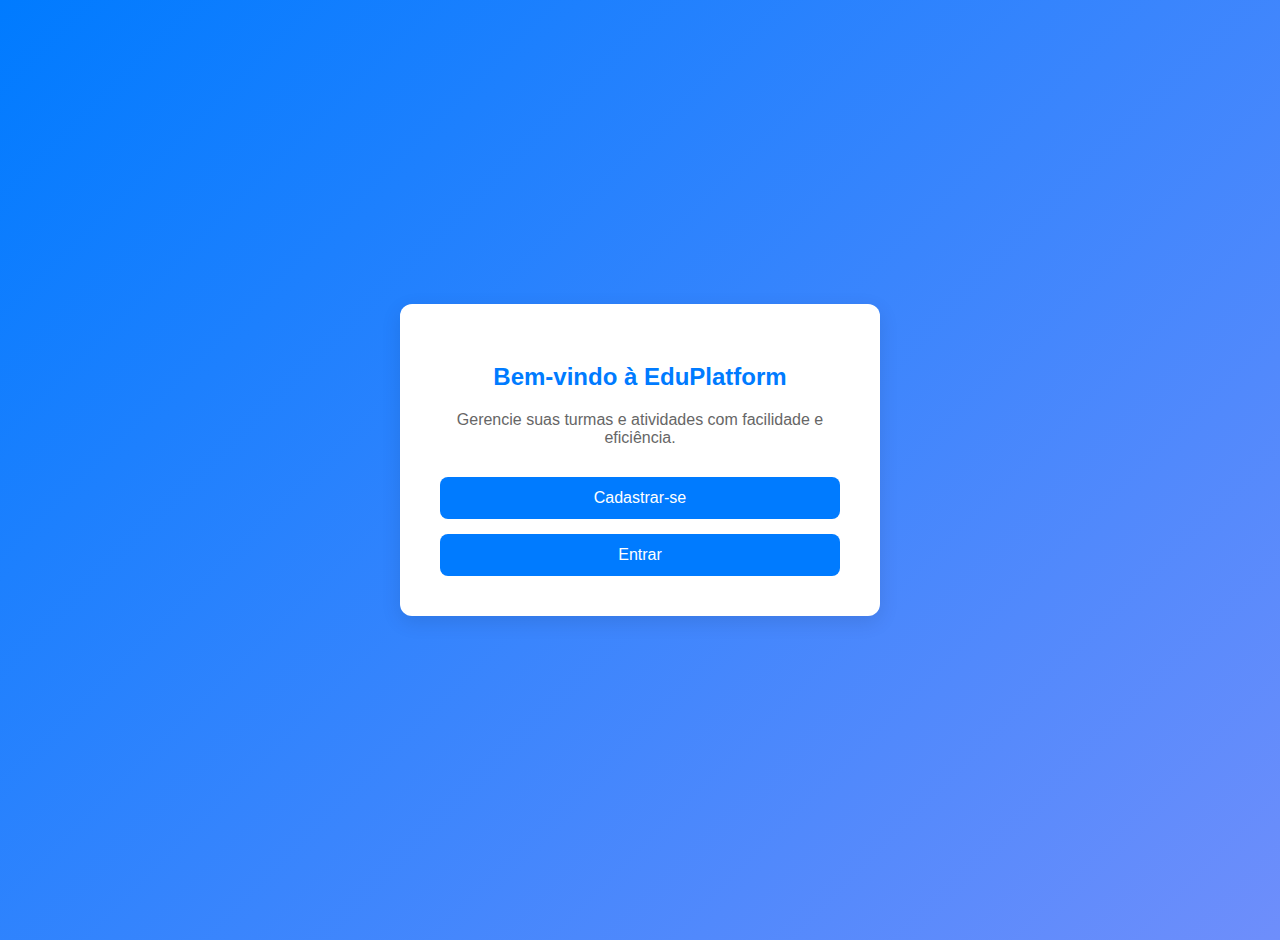
<file: EDUPLATFORM/index.html>
<!DOCTYPE html>
<html lang="pt-BR">
<head>
    <meta charset="UTF-8">
    <meta name="viewport" content="width=device-width, initial-scale=1.0">
    <title>EduPlatform - Bem-vindo</title>
    <link rel="stylesheet" href="styles.css">
    <style>
        body {
            margin: 0;
            font-family: 'Segoe UI', Tahoma, Geneva, Verdana, sans-serif;
            display: flex;
            justify-content: center;
            align-items: center;
            height: 100vh; 
            background: linear-gradient(135deg, #007bff, #6e8efb);
            padding: 20px;
        }
        .container {
            background-color: white;
            border-radius: 12px;
            box-shadow: 0 6px 20px rgba(0, 0, 0, 0.1);
            padding: 40px;
            width: 400px;
            text-align: center;
            transition: transform 0.3s, box-shadow 0.3s;
            margin-bottom: 20px;
        }
        .container:hover {
            transform: scale(1.05);
            box-shadow: 0 8px 25px rgba(0, 0, 0, 0.15);
        }
        h2, h1 {
            color: #007bff;
            margin-bottom: 20px;
        }
        p {
            font-size: 16px;
            color: #666;
            margin-bottom: 30px;
        }
        .buttons {
            display: flex;
            flex-direction: column;
            gap: 15px;
        }
        .buttons button {
            background-color: #007bff;
            color: white;
            padding: 12px;
            border-radius: 8px;
            border: none;
            font-size: 16px;
            cursor: pointer;
            transition: background-color 0.3s, transform 0.3s;
        }
        .buttons button:hover {
            background-color: #0056b3;
            transform: scale(1.03);
        }
        .form-container {
            margin-top: 20px;
            text-align: left;
            display: flex;
            flex-direction: column;
            gap: 15px;
        }
        .form-container input,
        .form-container select {
            width: 100%;
            padding: 12px;
            margin: 5px 0;
            border: 1px solid #ccc;
            border-radius: 5px;
            font-size: 16px;
            transition: border-color 0.3s;
        }
        .form-container input:focus,
        .form-container select:focus {
            border-color: #007bff;
            outline: none;
        }
        .form-container .link {
            display: block;
            margin-top: 15px;
            color: #007bff;
            text-decoration: none;
        }
        .form-container .link:hover {
            text-decoration: underline;
        }
        .hidden {
            display: none;
        }
        .profile {
            background-color: white;
            border-radius: 8px;
            padding: 20px;
            box-shadow: 0 2px 5px rgba(0, 0, 0, 0.1);
            max-width: 400px;
            margin: 20px auto;
        }
        .name {
            font-size: 24px;
            font-weight: bold;
            color: #333;
        }
        .details {
            margin-top: 10px;
            line-height: 1.6;
            font-size: 14px;
            color: #444;
            padding: 10px;
            border-top: 1px solid #eee;
        }
        .profiles-grid {
            display: flex;
            flex-wrap: wrap;
            justify-content: space-between;
        }
        .professors-container {
            width: 600px;
            max-height: 400px;
            overflow-y: auto;
        }
        .profile {
            flex: 1 1 calc(50% - 20px);
            margin: 10px;
        }
        #student-register-container {
            background-color: #f8f9fa; /* Fundo claro */
            border: 2px solid #007bff; /* Borda azul */
        }
        #teacher-register-container {
            background-color: #fff; /* Fundo padrão */
            border: 2px solid #28a745; /* Borda verde */
        }
    </style>
</head>
<body>
    <div id="home-container" class="container">
        <h2>Bem-vindo à EduPlatform</h2>
        <p>Gerencie suas turmas e atividades com facilidade e eficiência.</p>
        <div class="buttons">
            <button onclick="toggleVisibility('home-container', 'register-container')">Cadastrar-se</button>
            <button onclick="toggleVisibility('home-container', 'login-container')">Entrar</button>
        </div>
    </div>

    <div id="login-container" class="container hidden">
        <h2>Login Escolar</h2>
        <form onsubmit="login(event)">
            <div class="form-container">
                <select name="role" required>
                    <option value="" disabled selected>Selecione seu perfil</option>
                    <option value="professor">Professor</option>
                    <option value="aluno">Aluno</option>
                </select>
                <input type="email" placeholder="Email" required>
                <input type="password" placeholder="Senha" required>
                <button type="submit">Entrar</button>
                <a href="#" class="link" onclick="toggleVisibility('login-container', 'register-container')">Não tem uma conta? Cadastre-se</a>
            </div>
        </form>
    </div>

    <div id="register-container" class="container hidden">
        <h2>Cadastro Escolar</h2>
        <p>Selecione seu perfil:</p>
        <div class="buttons">
            <button onclick="toggleVisibility('register-container', 'teacher-register-container')">Professor</button>
            <button onclick="toggleVisibility('register-container', 'student-register-container')">Aluno</button>
        </div>
        <a href="#" class="link" onclick="toggleVisibility('register-container', 'login-container')">Já tem uma conta? Entrar</a>
    </div>

    <div id="teacher-register-container" class="container hidden">
        <h2>Cadastro de Professor</h2>
        <form onsubmit="register(event)">
            <div class="form-container">
                <input type="text" placeholder="Nome" required>
                <input type="email" placeholder="Email" required>
                <input type="text" placeholder="Matéria" required>
                <input type="password" placeholder="Senha" required>
                <input type="password" placeholder="Confirmar Senha" required>
                <input type="text" placeholder="CPF" required>
                <button type="submit">Cadastrar Professor</button>
                <a href="#" class="link" onclick="toggleVisibility('teacher-register-container', 'register-container')">Voltar</a>
            </div>
        </form>
    </div>

    <div id="student-register-container" class="container hidden">
        <h2>Cadastro de Aluno</h2>
        <form onsubmit="registerStudent(event)">
            <div class="form-container">
                <input type="text" id="student-name" placeholder="Nome" required>
                <input type="email" id="student-email" placeholder="Email" required>
                <input type="text" id="student-matricula" placeholder="Matrícula" required>
                <input type="password" id="student-password" placeholder="Senha" required>
                <input type="password" placeholder="Confirmar Senha" required>
                <button type="submit">Cadastrar Aluno</button>
                <a href="#" class="link" onclick="toggleVisibility('student-register-container', 'register-container')">Voltar</a>
            </div>
        </form>
    </div>

    <div id="view-students-container" class="container hidden">
        <h2>Alunos Cadastrados</h2>
        <p>Aqui estão os alunos cadastrados.</p>
        <div id="students-list"></div>
        <div class="buttons">
            <button onclick="toggleVisibility('view-students-container', 'teacher-main-container')">Voltar ao Painel do Professor</button>
        </div>
    </div>

    <div id="student-main-container" class="container hidden">
        <h2>Painel do Aluno</h2>
        <p>Bem-vindo ao painel de controle do aluno.</p>
        <div class="buttons">
            <button>Ver Notas</button>
            <button>Minhas Turmas</button>
            <button>Atividades</button>
            <button onclick="showProfessors()">Ver Professores</button>
            <button onclick="logout()">Sair</button>
        </div>
    </div>

    <div id="teacher-main-container" class="container hidden">
        <h2>Painel do Professor</h2>
        <p>Bem-vindo ao painel de controle do professor.</p>
        <div class="buttons">
            <button onclick="showStudents()">Ver Alunos</button>
            <button>Adicionar Notas</button>
            <button>Adicionar Turmas</button>
            <button>Ver Turmas</button>
            <button>Ver Relatórios</button>
            <button onclick="toggleVisibility('teacher-main-container', 'activity-management-container')">Gerenciar Atividades</button>
            <button onclick="logoutTeacher()">Sair</button>
        </div>
    </div>

    <div id="activity-management-container" class="container hidden">
        <h2>Gerenciar Atividades</h2>
        <form id="activity-form" onsubmit="addActivity(event)">
            <div class="form-container">
                <h3>Adicionar Nova Atividade</h3>
                <input type="text" id="activity-title" placeholder="Título da Atividade" required>
                <input type="date" id="activity-due-date" required>
                <textarea id="activity-description" placeholder="Descrição da Atividade" required></textarea>
                <input type="date" id="activity-post-date" value="${new Date().toISOString().split('T')[0]}" readonly>
                <button type="submit">Adicionar Atividade</button>
                <a href="#" class="link" onclick="toggleVisibility('activity-management-container', 'teacher-main-container')">Voltar</a>
            </div>
        </form>
        <h3>Atividades Cadastradas</h3>
        <ul id="activity-list"></ul>
    </div>

    <div id="professors-container" class="professors-container hidden">
        <h1>Perfis dos Professores</h1>
        <div class="profiles-grid">
            <div class="profile">
                <div class="name">Prof. Carlos Almeida</div>
            <div class="details">
                <p><strong>Matéria:</strong> Matemática</p>
                <p><strong>Experiência:</strong> 8 anos de ensino em diversas escolas.</p>
                <p><strong>Email:</strong> carlos.almeida@email.com</p>
                <p><strong>Descrição:</strong> Adoro desafios matemáticos e gosto de aplicar em atividades práticas.</p>
            </div>
        </div>
        <div class="profile">
            <div class="name">Prof. Maria Oliveira</div>
            <div class="details">
                <p><strong>Matéria:</strong> Português</p>
                <p><strong>Experiência:</strong> 10 anos de ensino em escolas públicas e privadas.</p>
                <p><strong>Email:</strong> maria.oliveira@email.com</p>
                <p><strong>Descrição:</strong> Apaixonada por literatura e por incentivar a leitura entre os alunos.</p>
            </div>
        </div>
        <div class="profile">
            <div class="name">Prof. Ana Santos</div>
            <div class="details">
                <p><strong>Matéria:</strong> Ciências</p>
                <p><strong>Experiência:</strong> 5 anos de experiência em ensino fundamental.</p>
                <p><strong>Email:</strong> ana.santos@email.com</p>
                <p><strong>Descrição:</strong> Foco em educação ambiental e ciências aplicadas.</p>
            </div>
        </div>
        <div class="profile">
            <div class="name">Prof. João Pereira</div>
            <div class="details">
                <p><strong>Matéria:</strong> História</p>
                <p><strong>Experiência:</strong> 12 anos de ensino com foco em história brasileira.</p>
                <p><strong>Email:</strong> joao.pereira@email.com</p>
                <p><strong>Descrição:</strong> Envolvido em projetos de história viva e turismo educacional.</p>
            </div>
        </div>
        <div class="profile">
            <div class="name">Prof. Fernanda Lima</div>
            <div class="details">
                <p><strong>Matéria:</strong> Geografia</p>
                <p><strong>Experiência:</strong> 6 anos de ensino com foco em geografia brasileira e mundial.</p>
                <p><strong>Email:</strong> fernanda.lima@email.com</p>
                <p><strong>Descrição:</strong> Apaixonada por ensinar sobre culturas e ecossistemas diversos.</p>
            </div>
        </div>
        </div>
        <div class="buttons">
            <button onclick="toggleVisibility('professors-container', 'student-main-container')">Voltar</button>
        </div>
    </div>

    <script>
        const students = []; // Array para armazenar dados dos alunos

        function toggleVisibility(hideId, showId) {
            document.getElementById(hideId).classList.add('hidden');
            document.getElementById(showId).classList.remove('hidden');
        }

        function login(event) {
            event.preventDefault();
            const role = document.querySelector('select[name="role"]').value;
            if (role === "professor") {
                toggleVisibility('login-container', 'teacher-main-container');
            } else {
                toggleVisibility('login-container', 'student-main-container');
            }
        }

        function register(event) {
            event.preventDefault();
            toggleVisibility('teacher-register-container', 'view-students-container'); // Redireciona para ver alunos
        }

        function registerStudent(event) {
            event.preventDefault();
            const studentName = document.getElementById('student-name').value;
            const studentEmail = document.getElementById('student-email').value;
            const studentMatricula = document.getElementById('student-matricula').value;
            const studentPassword = document.getElementById('student-password').value;

            const student = {
                name: studentName,
                email: studentEmail,
                matricula: studentMatricula,
                password: studentPassword
            };
            students.push(student);

            alert(`Cadastro de aluno ${studentName} realizado com sucesso!`);
            updateStudentList(); 
            toggleVisibility('student-register-container', 'student-main-container'); // Redireciona para o painel do aluno
        }

        function updateStudentList() {
            const studentListContainer = document.getElementById('students-list');
            studentListContainer.innerHTML = ''; 

            students.forEach(student => {
                const studentProfile = document.createElement('div');
                studentProfile.className = 'profile';
                studentProfile.innerHTML = 
                    `<div class="name">${student.name}</div>
                    <div class="details">
                        <p><strong>Email:</strong> ${student.email}</p>
                        <p><strong>Matrícula:</strong> ${student.matricula}</p>
                    </div>`;
                studentListContainer.appendChild(studentProfile);
            });
        }

        function showStudents() {
            toggleVisibility('teacher-main-container', 'view-students-container');
            updateStudentList(); 
        }

        function logout() {
            toggleVisibility('student-main-container', 'home-container');
        }

        function logoutTeacher() {
            toggleVisibility('teacher-main-container', 'home-container');
        }

        function showProfessors() {
            toggleVisibility('student-main-container', 'professors-container');
        }

        // Funções para gerenciar atividades
        let editingActivity = null;

        function addActivity(event) {
            event.preventDefault();
            const title = document.getElementById('activity-title').value;
            const dueDate = document.getElementById('activity-due-date').value;
            const description = document.getElementById('activity-description').value;
            const postDate = document.getElementById('activity-post-date').value;

            if (editingActivity) {
                editingActivity.querySelector('.activity-title').textContent = title;
                editingActivity.querySelector('.activity-due-date').textContent = `Entrega: ${dueDate}`;
                editingActivity.querySelector('.activity-description').textContent = description;
                editingActivity.querySelector('.activity-post-date').textContent = `Postado em: ${postDate}`;
                editingActivity = null;
            } else {
                const activityList = document.getElementById('activity-list');
                const listItem = document.createElement('li');
                listItem.innerHTML = `
                    <span class="activity-title">${title}</span>
                    <span class="activity-due-date">Entrega: ${dueDate}</span>
                    <span class="activity-description">${description}</span>
                    <span class="activity-post-date">Postado em: ${postDate}</span>
                    <button onclick="editActivity(this)">Editar</button>
                    <button onclick="deleteActivity(this)">Excluir</button>
                `;
                activityList.appendChild(listItem);
            }

            document.getElementById('activity-form').reset();
            document.getElementById('activity-post-date').value = new Date().toISOString().split('T')[0]; // Atualiza a data de postagem
        }

        function editActivity(button) {
            editingActivity = button.parentElement;
            document.getElementById('activity-title').value = editingActivity.querySelector('.activity-title').textContent;
            document.getElementById('activity-due-date').value = editingActivity.querySelector('.activity-due-date').textContent.split(': ')[1];
            document.getElementById('activity-description').value = editingActivity.querySelector('.activity-description').textContent;
            // Não permite editar a data de postagem
        }

        function deleteActivity(button) {
            button.parentElement.remove();
        }
    </script>
</body>
</html>
</file>
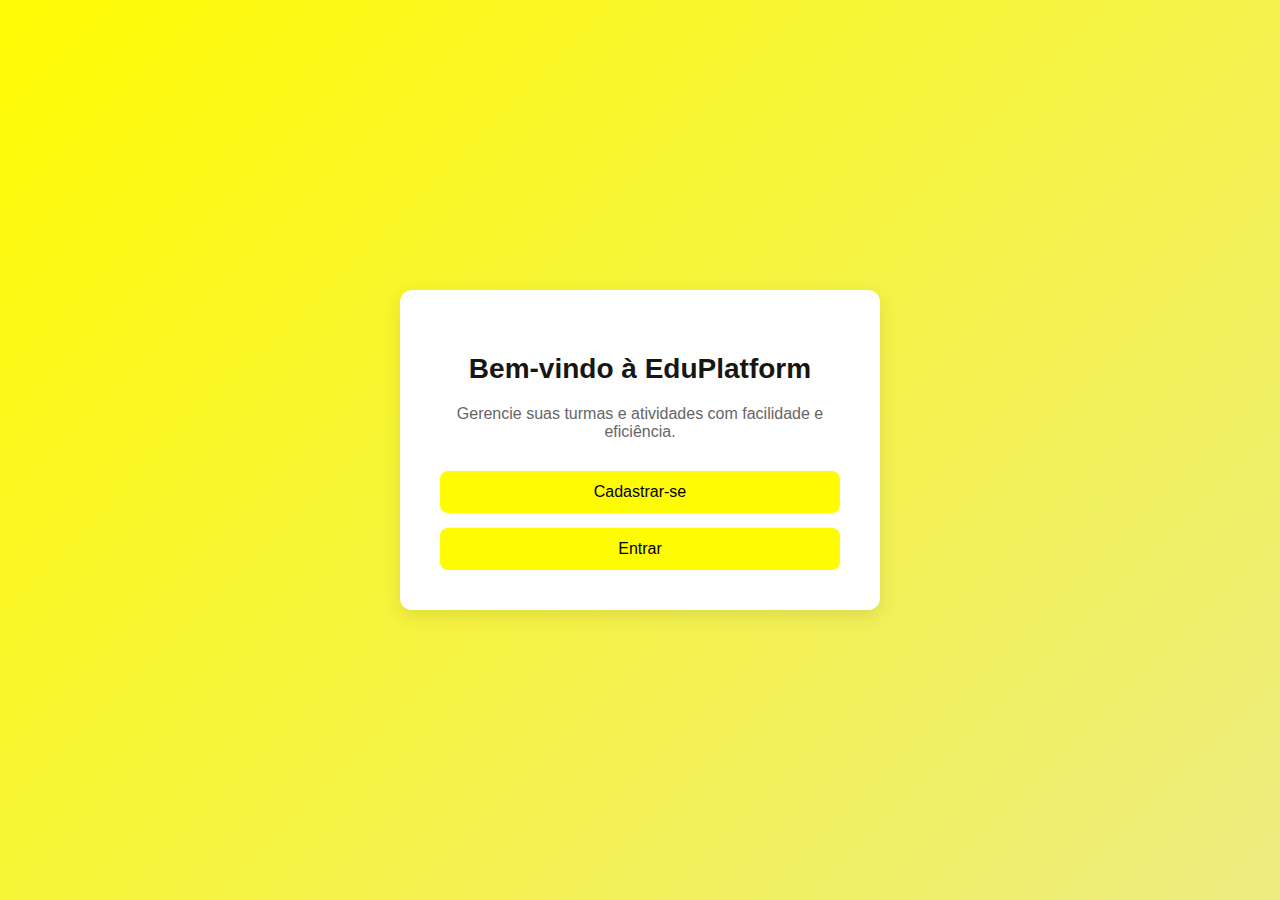
<file: test.html>
<!DOCTYPE html>
<html lang="pt-BR">
<head>
    <meta charset="UTF-8">
    <meta name="viewport" content="width=device-width, initial-scale=1.0">
    <title>EduPlatform - Bem-vindo</title>
    <style>
        body {
            margin: 0;
            font-family: 'Segoe UI', Tahoma, Geneva, Verdana, sans-serif;
            display: flex;
            justify-content: center;
            align-items: center;
            height: 100vh;
            background: linear-gradient(135deg, #fffb03, #edec81);
        }
        .container {
            background-color: white;
            border-radius: 12px;
            box-shadow: 0 6px 20px rgba(0, 0, 0, 0.1);
            padding: 40px;
            width: 400px;
            text-align: center;
            transition: transform 0.3s, box-shadow 0.3s;
        }
        .container:hover {
            transform: scale(1.05);
            box-shadow: 0 8px 25px rgba(0, 0, 0, 0.15);
        }
        h2 {
            color: #161615;
            font-size: 28px;
            margin-bottom: 20px;
        }
        p {
            font-size: 16px;
            color: #666;
            margin-bottom: 30px;
        }
        .buttons {
            display: flex;
            flex-direction: column;
            gap: 15px;
        }
        .buttons button {
            background-color: #fffb03;
            color: rgb(0, 0, 0);
            padding: 12px;
            border-radius: 8px;
            border: none;
            font-size: 16px;
            cursor: pointer;
            transition: background-color 0.3s, transform 0.3s;
        }
        .buttons button:hover {
            background-color: #ffeb3b;
            transform: scale(1.03);
        }
        .form-container {
            margin-top: 20px;
            text-align: left;
            display: flex;
            flex-direction: column;
            gap: 15px;
        }
        .form-container input,
        .form-container select {
            width: 100%;
            padding: 12px;
            margin: 5px 0;
            border: 1px solid #ccc;
            border-radius: 5px;
            font-size: 16px;
            transition: border-color 0.3s;
        }
        .form-container input:focus,
        .form-container select:focus {
            border-color: #050505;
            outline: none;
        }
        .form-container .link {
            display: block;
            margin-top: 15px;
            color: hsl(60, 4%, 5%);
            text-decoration: none;
        }
        .form-container .link:hover {
            text-decoration: underline;
        }
        .hidden {
            display: none;
        }
        #student-list {
            margin-top: 20px;
            text-align: left;
        }
    </style>
</head>
<body>
    <div id="home-container" class="container">
        <h2>Bem-vindo à EduPlatform</h2>
        <p>Gerencie suas turmas e atividades com facilidade e eficiência.</p>
        <div class="buttons">
            <button onclick="toggleVisibility('home-container', 'register-container')">Cadastrar-se</button>
            <button onclick="toggleVisibility('home-container', 'login-container')">Entrar</button>
        </div>
    </div>

    <div id="login-container" class="container hidden">
        <h2>Login Escolar</h2>
        <form onsubmit="login(event)">
            <div class="form-container">
                <select name="role" required>
                    <option value="" disabled selected>Selecione seu perfil</option>
                    <option value="professor">Professor</option>
                    <option value="aluno">Aluno</option>
                </select>
                <input type="email" id="login-email" placeholder="Email" required>
                <input type="password" id="login-password" placeholder="Senha" required>
                <button type="submit">Entrar</button>
                <a href="#" class="link" onclick="toggleVisibility('login-container', 'register-container')">Não tem uma conta? Cadastre-se</a>
            </div>
        </form>
    </div>

    <div id="register-container" class="container hidden">
        <h2>Cadastro Escolar</h2>
        <p>Selecione seu perfil:</p>
        <div class="buttons">
            <button onclick="toggleVisibility('register-container', 'teacher-register-container')">Professor</button>
            <button onclick="toggleVisibility('register-container', 'student-register-container')">Aluno</button>
        </div>
        <a href="#" class="link" onclick="toggleVisibility('register-container', 'login-container')">Já tem uma conta? Entrar</a>
    </div>

    <div id="teacher-register-container" class="container hidden">
        <h2>Cadastro de Professor</h2>
        <form onsubmit="register(event)">
            <div class="form-container">
                <input type="text" placeholder="Nome" required>
                <input type="email" placeholder="Email" required>
                <input type="text" placeholder="Matéria" required>
                <input type="password" placeholder="Senha" required>
                <input type="password" placeholder="Confirmar Senha" required>
                <input type="text" placeholder="CPF" required>
                <button type="submit">Cadastrar Professor</button>
                <a href="#" class="link" onclick="toggleVisibility('teacher-register-container', 'register-container')">Voltar</a>
            </div>
        </form>
    </div>

    <div id="student-register-container" class="container hidden">
        <h2>Cadastro de Aluno</h2>
        <form onsubmit="registerStudent(event)">
            <div class="form-container">
                <input type="text" id="student-nome" placeholder="Nome" required>
                <input type="email" id="student-email" placeholder="Email" required>
                <input type="date" id="student-dob" placeholder="Data de Nascimento" required>
                <input type="text" id="student-id" placeholder="Matrícula" required>
                <input type="text" id="student-cpf" placeholder="CPF" required>
                <input type="password" id="student-password" placeholder="Senha" required>
                <input type="password" id="student-confirm-password" placeholder="Confirmar Senha" required>
                <button type="submit">Cadastrar Aluno</button>
                <a href="#" class="link" onclick="toggleVisibility('student-register-container', 'register-container')">Voltar</a>
            </div>
        </form>
    </div>

    <div id="student-main-container" class="container hidden">
        <h2>Painel do Aluno</h2>
        <p>Bem-vindo ao painel de controle do aluno.</p>
        <div class="buttons">
            <button>Ver Notas</button>
            <button>Minhas Turmas</button>
            <button>Atividades</button>
            <button>Ver Professores</button>
            <button onclick="logout()">Sair</button>
        </div>
    </div>

    <div id="teacher-main-container" class="container hidden">
        <h2>Painel do Professor</h2>
        <p>Bem-vindo ao painel de controle do professor.</p>
        <div class="buttons">
            <button onclick="toggleVisibility('teacher-main-container', 'teacher-register-student-container')">Cadastrar Alunos</button>
            <button onclick="toggleVisibility('teacher-main-container', 'student-list')">Ver Alunos Cadastrados</button>
            <button>Adicionar Notas</button>
            <button>Adicionar Turmas</button>
            <button>Ver Turmas</button>
            <button>Ver Relatórios</button>
            <button>Gerenciar Atividades</button>
            <button onclick="logoutTeacher()">Sair</button>
        </div>
    </div>

    <div id="student-list" class="container hidden">
        <h3>Alunos Cadastrados:</h3>
        <ul id="aluno-ul"></ul>
        <button onclick="toggleVisibility('student-list', 'teacher-main-container')">Voltar</button>
    </div>

    <div id="teacher-register-student-container" class="container hidden">
        <h2>Cadastro de Aluno</h2>
        <form onsubmit="registerStudentFromTeacher(event)">
            <div class="form-container">
                <input type="text" id="teacher-student-nome" placeholder="Nome" required>
                <input type="email" id="teacher-student-email" placeholder="Email" required>
                <input type="date" id="teacher-student-dob" placeholder="Data de Nascimento" required>
                <input type="text" id="teacher-student-id" placeholder="Matrícula" required>
                <input type="text" id="teacher-student-cpf" placeholder="CPF" required>
                <input type="password" id="teacher-student-password" placeholder="Senha" required>
                <input type="password" id="teacher-student-confirm-password" placeholder="Confirmar Senha" required>
                <button type="submit">Cadastrar Aluno</button>
                <a href="#" class="link" onclick="toggleVisibility('teacher-register-student-container', 'teacher-main-container')">Voltar</a>
            </div>
        </form>
    </div>

    <script>
        const alunosCadastrados = [];
        let currentTeacherName = ''; // Para armazenar o nome do professor logado
        let currentStudentName = ''; // Para armazenar o nome do aluno logado

        function toggleVisibility(hideId, showId) {
            document.getElementById(hideId).classList.add('hidden');
            document.getElementById(showId).classList.remove('hidden');
        }

        function login(event) {
            event.preventDefault();
            const role = document.querySelector('select[name="role"]').value;
            const email = document.getElementById('login-email').value;
            const password = document.getElementById('login-password').value;

            if (role === "professor") {
                currentTeacherName = "Professor"; // Nome fixo do professor
                toggleVisibility('login-container', 'teacher-main-container');
            } else {
                const aluno = alunosCadastrados.find(a => a.email === email && a.password === password);
                if (aluno) {
                    currentStudentName = aluno.nome; // Armazena o nome do aluno logado
                    toggleVisibility('login-container', 'student-main-container');
                } else {
                    alert("Email ou senha incorretos!");
                }
            }
        }

        function register(event) {
            event.preventDefault();
            toggleVisibility('teacher-register-container', 'teacher-main-container');
        }

        function registerStudent(event) {
            event.preventDefault();

            const nome = document.getElementById('student-nome').value;
            const email = document.getElementById('student-email').value;
            const dob = document.getElementById('student-dob').value;
            const id = document.getElementById('student-id').value;
            const cpf = document.getElementById('student-cpf').value;
            const password = document.getElementById('student-password').value;

            const aluno = {
                nome,
                email,
                dob,
                id,
                cpf,
                password,
                teacher: currentTeacherName // Adiciona o nome do professor
            };

            alunosCadastrados.push(aluno);
            updateStudentList();

            // Direciona para a lista de alunos cadastrados
            toggleVisibility('student-register-container', 'student-list');
        }

        function registerStudentFromTeacher(event) {
            event.preventDefault();

            const nome = document.getElementById('teacher-student-nome').value; // Adicionando a captura do nome
            const email = document.getElementById('teacher-student-email').value;
            const dob = document.getElementById('teacher-student-dob').value;
            const id = document.getElementById('teacher-student-id').value;
            const cpf = document.getElementById('teacher-student-cpf').value;
            const password = document.getElementById('teacher-student-password').value;

            const aluno = {
                nome,
                email,
                dob,
                id,
                cpf,
                password,
                teacher: currentTeacherName // Adiciona o nome do professor
            };

            alunosCadastrados.push(aluno);
            updateStudentList();
            alert("Cadastro de aluno realizado com sucesso!");

            // Direciona para a lista de alunos cadastrados
            toggleVisibility('teacher-register-student-container', 'student-list');
        }

        function updateStudentList() {
            const ul = document.getElementById('aluno-ul');
            ul.innerHTML = ''; // Limpa a lista antes de adicionar novos alunos
            alunosCadastrados.forEach(aluno => {
                const li = document.createElement('li');
                li.textContent = `${aluno.nome} - ${aluno.email} - ${aluno.id} (Cadastrado por: ${aluno.teacher})`;
                ul.appendChild(li);
            });
        }

        function logout() {
            currentStudentName = ''; // Limpa o nome do aluno ao fazer logout
            toggleVisibility('student-main-container', 'home-container');
        }

        function logoutTeacher() {
            toggleVisibility('teacher-main-container', 'home-container');
        }
    </script>
</body>
</html>
</file>
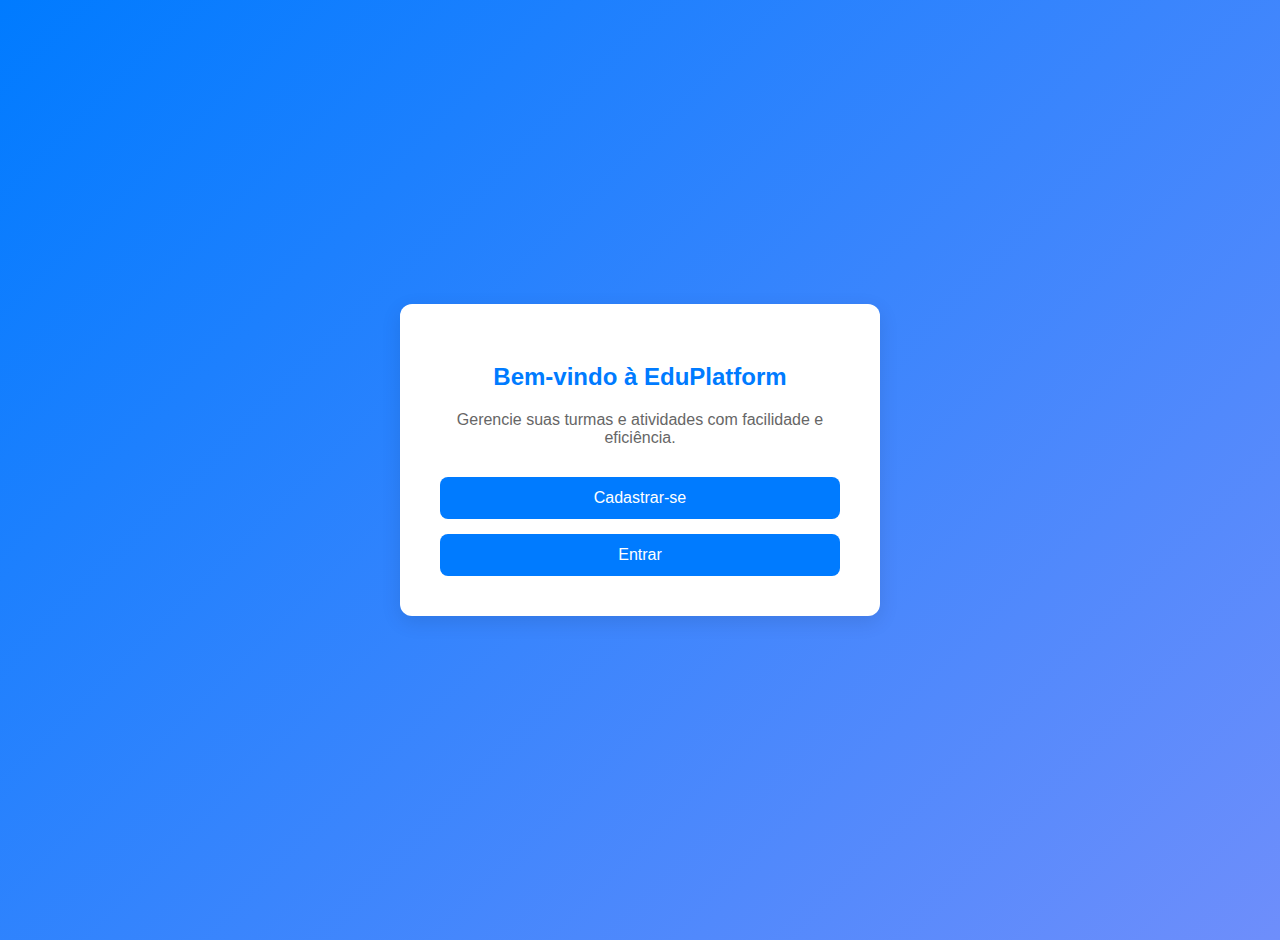
<file: teste.html>
<!DOCTYPE html>
<html lang="pt-BR">
<head>
    <meta charset="UTF-8">
    <meta name="viewport" content="width=device-width, initial-scale=1.0">
    <title>EduPlatform - Bem-vindo</title>
    <style>
        body {
            margin: 0;
            font-family: 'Segoe UI', Tahoma, Geneva, Verdana, sans-serif;
            display: flex;
            justify-content: center;
            align-items: center;
            height: 100vh; 
            background: linear-gradient(135deg, #007bff, #6e8efb);
            padding: 20px;
        }
        .container {
            background-color: white;
            border-radius: 12px;
            box-shadow: 0 6px 20px rgba(0, 0, 0, 0.1);
            padding: 40px;
            width: 400px;
            text-align: center;
            transition: transform 0.3s, box-shadow 0.3s;
            margin-bottom: 20px;
        }
        .container:hover {
            transform: scale(1.05);
            box-shadow: 0 8px 25px rgba(0, 0, 0, 0.15);
        }
        h2, h1 {
            color: #007bff;
            margin-bottom: 20px;
        }
        p {
            font-size: 16px;
            color: #666;
            margin-bottom: 30px;
        }
        .buttons {
            display: flex;
            flex-direction: column;
            gap: 15px;
        }
        .buttons button {
            background-color: #007bff;
            color: white;
            padding: 12px;
            border-radius: 8px;
            border: none;
            font-size: 16px;
            cursor: pointer;
            transition: background-color 0.3s, transform 0.3s;
        }
        .buttons button:hover {
            background-color: #0056b3;
            transform: scale(1.03);
        }
        .form-container {
            margin-top: 20px;
            text-align: left;
            display: flex;
            flex-direction: column;
            gap: 15px;
        }
        .form-container input,
        .form-container select {
            width: 100%;
            padding: 12px;
            margin: 5px 0;
            border: 1px solid #ccc;
            border-radius: 5px;
            font-size: 16px;
            transition: border-color 0.3s;
        }
        .form-container input:focus,
        .form-container select:focus {
            border-color: #007bff;
            outline: none;
        }
        .form-container .link {
            display: block;
            margin-top: 15px;
            color: #007bff;
            text-decoration: none;
        }
        .form-container .link:hover {
            text-decoration: underline;
        }
        .hidden {
            display: none;
        }
        .profile {
            background-color: white;
            border-radius: 8px;
            padding: 20px;
            box-shadow: 0 2px 5px rgba(0, 0, 0, 0.1);
            max-width: 400px;
            margin: 20px auto;
        }
        .name {
            font-size: 24px;
            font-weight: bold;
            color: #333;
        }
        .details {
            margin-top: 10px;
            line-height: 1.6;
            font-size: 14px;
            color: #444;
            padding: 10px;
            border-top: 1px solid #eee;
        }
        .profiles-grid {
            display: flex;
            flex-wrap: wrap;
            justify-content: space-between;
        }
        .professors-container {
            width: 600px;
            max-height: 400px;
            overflow-y: auto;
        }
        .profile {
            flex: 1 1 calc(50% - 20px);
            margin: 10px;
        }
        /* Estilo específico para a tela de cadastro de alunos */
        #student-register-container {
            background-color: #f8f9fa; /* Fundo claro */
            border: 2px solid #007bff; /* Borda azul */
        }
        /* Estilo específico para a tela de cadastro escolar */
        #teacher-register-container {
            background-color: #fff; /* Fundo padrão */
            border: 2px solid #28a745; /* Borda verde */
        }
    </style>
    <script>
        const students = []; // Array para armazenar dados dos alunos

        function toggleVisibility(hideId, showId) {
            document.getElementById(hideId).classList.add('hidden');
            document.getElementById(showId).classList.remove('hidden');
        }

        function login(event) {
            event.preventDefault();
            const role = document.querySelector('select[name="role"]').value;
            if (role === "professor") {
                toggleVisibility('login-container', 'teacher-main-container');
            } else {
                toggleVisibility('login-container', 'student-main-container');
            }
        }

        function showRegister() {
            toggleVisibility('login-container', 'register-container');
        }

        function register(event) {
            event.preventDefault();
            toggleVisibility('teacher-register-container', 'view-students-container'); // Redireciona para ver alunos
        }

        function registerStudent(event) {
            event.preventDefault();
            const studentName = document.getElementById('student-name').value;
            const studentEmail = document.getElementById('student-email').value;
            const studentMatricula = document.getElementById('student-matricula').value;
            const studentPassword = document.getElementById('student-password').value;

            const student = {
                name: studentName,
                email: studentEmail,
                matricula: studentMatricula,
                password: studentPassword
            };
            students.push(student);

            alert(`Cadastro de aluno ${studentName} realizado com sucesso!`);
            updateStudentList(); 
            toggleVisibility('student-register-container', 'student-main-container'); // Redireciona para o painel do aluno
        }

        function updateStudentList() {
            const studentListContainer = document.getElementById('students-list');
            studentListContainer.innerHTML = ''; 

            students.forEach(student => {
                const studentProfile = document.createElement('div');
                studentProfile.className = 'profile';
                studentProfile.innerHTML = 
                    `<div class="name">${student.name}</div>
                    <div class="details">
                        <p><strong>Email:</strong> ${student.email}</p>
                        <p><strong>Matrícula:</strong> ${student.matricula}</p>
                    </div>`;
                studentListContainer.appendChild(studentProfile);
            });
        }

        function showStudents() {
            toggleVisibility('teacher-main-container', 'view-students-container');
            updateStudentList(); 
        }

        function logout() {
            toggleVisibility('student-main-container', 'home-container');
        }

        function logoutTeacher() {
            toggleVisibility('teacher-main-container', 'home-container');
        }

        function showProfessors() {
            toggleVisibility('student-main-container', 'professors-container');
        }
    </script>
</head>
<body>
    <div id="home-container" class="container">
        <h2>Bem-vindo à EduPlatform</h2>
        <p>Gerencie suas turmas e atividades com facilidade e eficiência.</p>
        <div class="buttons">
            <button onclick="toggleVisibility('home-container', 'register-container')">Cadastrar-se</button>
            <button onclick="toggleVisibility('home-container', 'login-container')">Entrar</button>
        </div>
    </div>

    <div id="login-container" class="container hidden">
        <h2>Login Escolar</h2>
        <form onsubmit="login(event)">
            <div class="form-container">
                <select name="role" required>
                    <option value="" disabled selected>Selecione seu perfil</option>
                    <option value="professor">Professor</option>
                    <option value="aluno">Aluno</option>
                </select>
                <input type="email" placeholder="Email" required>
                <input type="password" placeholder="Senha" required>
                <button type="submit">Entrar</button>
                <a href="#" class="link" onclick="toggleVisibility('login-container', 'register-container')">Não tem uma conta? Cadastre-se</a>
            </div>
        </form>
    </div>

    <div id="register-container" class="container hidden">
        <h2>Cadastro Escolar</h2>
        <p>Selecione seu perfil:</p>
        <div class="buttons">
            <button onclick="toggleVisibility('register-container', 'teacher-register-container')">Professor</button>
            <button onclick="toggleVisibility('register-container', 'student-register-container')">Aluno</button>
        </div>
        <a href="#" class="link" onclick="toggleVisibility('register-container', 'login-container')">Já tem uma conta? Entrar</a>
    </div>

    <div id="teacher-register-container" class="container hidden">
        <h2>Cadastro de Professor</h2>
        <form onsubmit="register(event)">
            <div class="form-container">
                <input type="text" placeholder="Nome" required>
                <input type="email" placeholder="Email" required>
                <input type="text" placeholder="Matéria" required>
                <input type="password" placeholder="Senha" required>
                <input type="password" placeholder="Confirmar Senha" required>
                <input type="text" placeholder="CPF" required>
                <button type="submit">Cadastrar Professor</button>
                <a href="#" class="link" onclick="toggleVisibility('teacher-register-container', 'register-container')">Voltar</a>
            </div>
        </form>
    </div>

    <div id="student-register-container" class="container hidden">
        <h2>Cadastro de Aluno</h2>
        <form onsubmit="registerStudent(event)">
            <div class="form-container">
                <input type="text" id="student-name" placeholder="Nome" required>
                <input type="email" id="student-email" placeholder="Email" required>
                <input type="text" id="student-matricula" placeholder="Matrícula" required>
                <input type="password" id="student-password" placeholder="Senha" required>
                <input type="password" placeholder="Confirmar Senha" required>
                <button type="submit">Cadastrar Aluno</button>
                <a href="#" class="link" onclick="toggleVisibility('student-register-container', 'teacher-main-container')">Voltar</a>
            </div>
        </form>
    </div>

    <div id="view-students-container" class="container hidden">
        <h2>Alunos Cadastrados</h2>
        <p>Aqui estão os alunos cadastrados.</p>
        <div id="students-list"></div>
        <div class="buttons">
            <button onclick="toggleVisibility('view-students-container', 'teacher-main-container')">Voltar ao Painel do Professor</button>
        </div>
    </div>

    <div id="student-main-container" class="container hidden">
        <h2>Painel do Aluno</h2>
        <p>Bem-vindo ao painel de controle do aluno.</p>
        <div class="buttons">
            <button>Ver Notas</button>
            <button>Minhas Turmas</button>
            <button>Atividades</button>
            <button onclick="showProfessors()">Ver Professores</button>
            <button onclick="logout()">Sair</button>
        </div>
    </div>

    <div id="teacher-main-container" class="container hidden">
    <h2>Painel do Professor</h2>
    <p>Bem-vindo ao painel de controle do professor.</p>
    <div class="buttons">
        <button>Cadastrar Alunos</button>
        <button>Adicionar Notas</button>
        <button>Adicionar Turmas</button>
        <button>Ver Turmas</button>
        <button>Ver Relatórios</button>
        <button>Gerenciar Atividades</button>
        <button onclick="logoutTeacher()">Sair</button>
    </div>
</div>



    <div id="professors-container" class="professors-container hidden">
        <h1>Perfis dos Professores</h1>
        <div class="profiles-grid">
            <div class="profile">
                <div class="name">Prof. Maria Oliveira</div>
                <div class="details">
                    <p><strong>Matéria:</strong> Português</p>
                    <p><strong>Experiência:</strong> 10 anos de ensino em escolas públicas e privadas.</p>
                    <p><strong>Email:</strong> maria.oliveira@email.com</p>
                    <p><strong>Descrição:</strong> Apaixonada por literatura e por incentivar a leitura entre os alunos.</p>
                </div>
            </div>
            <div class="profile">
                <div class="name">Prof. Carlos Almeida</div>
                <div class="details">
                    <p><strong>Matéria:</strong> Matemática</p>
                    <p><strong>Experiência:</strong> 8 anos de ensino em diversas escolas.</p>
                    <p><strong>Email:</strong> carlos.almeida@email.com</p>
                    <p><strong>Descrição:</strong> Adoro desafios matemáticos e gosto de aplicar em atividades práticas.</p>
                </div>
            </div>
        </div>
        <div class="buttons">
            <button onclick="toggleVisibility('professors-container', 'student-main-container')">Voltar</button>
        </div>
    </div>
</body>
</html>
</file>
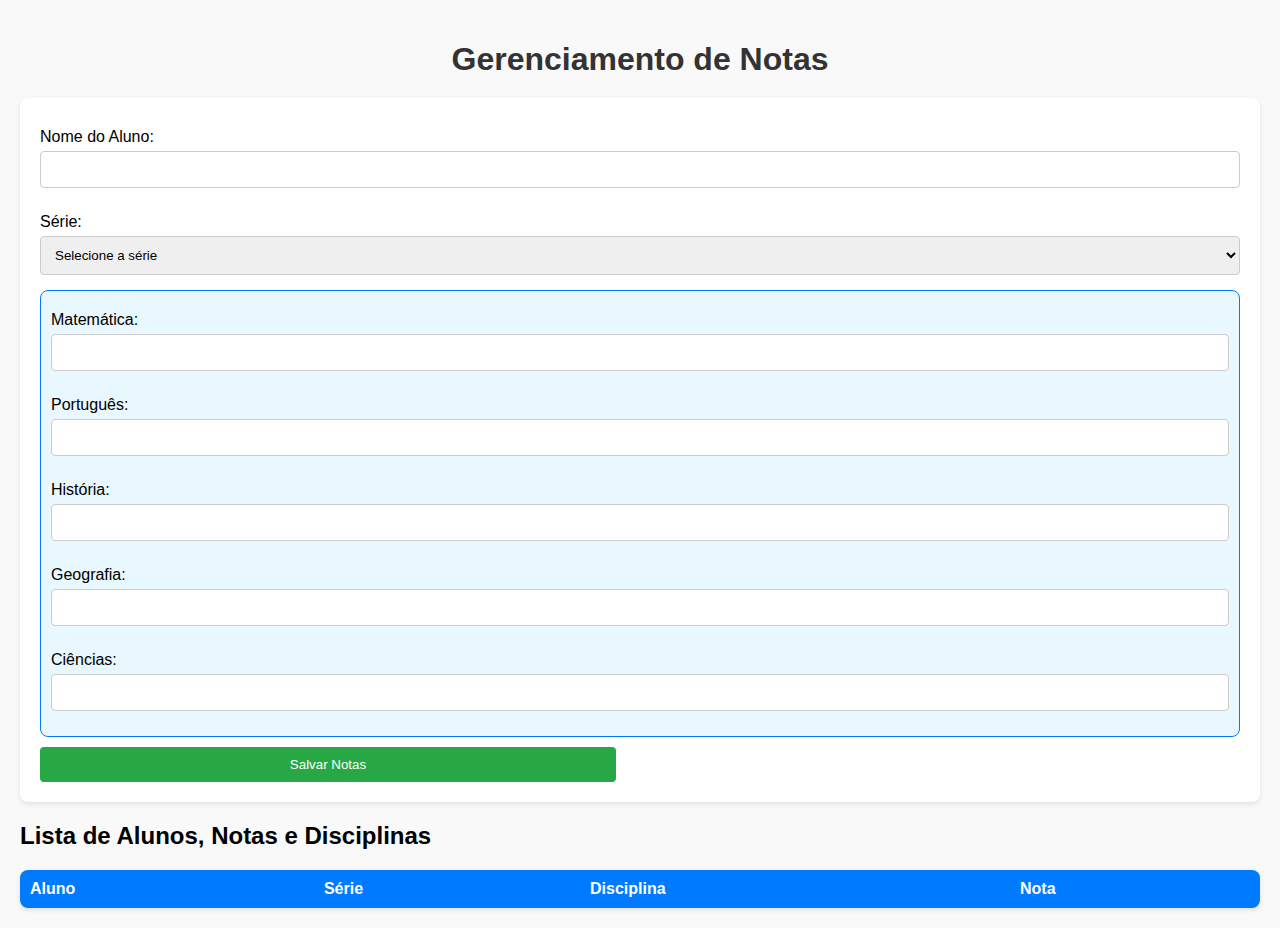
<file: EDUPLATFORM/adicionar_notas.html>
<!DOCTYPE html>
<html lang="pt-BR">
<head>
    <meta charset="UTF-8">
    <meta name="viewport" content="width=device-width, initial-scale=1.0">
    <title>Gerenciamento de Notas</title>
    <style>
        body {
            font-family: Arial, sans-serif;
            background-color: #f9f9f9;
            margin: 0;
            padding: 20px;
        }
        h1 {
            text-align: center;
            color: #333;
            margin-bottom: 20px;
        }
        form {
            background-color: #fff;
            padding: 20px;
            border-radius: 8px;
            box-shadow: 0 2px 5px rgba(0, 0, 0, 0.1);
            margin-bottom: 20px;
        }
        label {
            display: block;
            margin: 10px 0 5px;
        }
        input[type="text"],
        input[type="number"],
        select {
            width: 100%;
            padding: 10px;
            margin-bottom: 15px;
            border: 1px solid #ccc;
            border-radius: 4px;
            box-sizing: border-box;
        }
        button {
            background-color: #28a745;
            color: white;
            padding: 10px;
            border: none;
            border-radius: 4px;
            cursor: pointer;
            width: 48%;
            margin-right: 4%;
        }
        button:last-child {
            margin-right: 0;
        }
        button:hover {
            background-color: #218838;
        }
        table {
            width: 100%;
            border-collapse: collapse;
            margin-top: 20px;
            border-radius: 8px;
            overflow: hidden;
            box-shadow: 0 2px 5px rgba(0, 0, 0, 0.1);
        }
        th, td {
            padding: 10px;
            text-align: left;
        }
        th {
            background-color: #007bff;
            color: white;
        }
        td {
            background-color: #fff;
        }
        .nota-alta { color: #28a745; } /* Verde para notas altas */
        .nota-baixa { color: #dc3545; } /* Vermelho para notas baixas */
        .disciplina-group {
            margin-bottom: 10px;
            border: 1px solid #007bff;
            border-radius: 8px;
            padding: 10px;
            background-color: #e9f7fe;
        }
    </style>
</head>
<body>

    <h1>Gerenciamento de Notas</h1>

    <form id="form">
        <label for="aluno">Nome do Aluno:</label>
        <input type="text" id="aluno" required>

        <label for="serie">Série:</label>
        <select id="serie" required>
            <option value="">Selecione a série</option>
            <option value="1">1ª Série</option>
            <option value="2">2ª Série</option>
            <option value="3">3ª Série</option>
            <option value="4">4ª Série</option>
            <option value="5">5ª Série</option>
            <option value="6">6ª Série</option>
            <option value="7">7ª Série</option>
            <option value="8">8ª Série</option>
            <option value="9">9ª Série</option>
            <option value="1 Médio">1º Médio</option>
            <option value="2 Médio">2º Médio</option>
            <option value="3 Médio">3º Médio</option>
        </select>

        <div class="disciplina-group">
            <label for="matematica">Matemática:</label>
            <input type="number" id="matematica" step="0.1" min="0" max="10" required>

            <label for="portugues">Português:</label>
            <input type="number" id="portugues" step="0.1" min="0" max="10" required>

            <label for="historia">História:</label>
            <input type="number" id="historia" step="0.1" min="0" max="10" required>

            <label for="geografia">Geografia:</label>
            <input type="number" id="geografia" step="0.1" min="0" max="10" required>

            <label for="ciencias">Ciências:</label>
            <input type="number" id="ciencias" step="0.1" min="0" max="10" required>
        </div>
        
        <button type="submit">Salvar Notas</button>
    </form>

    <h2>Lista de Alunos, Notas e Disciplinas</h2>
    <table id="tabela">
        <thead>
            <tr>
                <th>Aluno</th>
                <th>Série</th>
                <th>Disciplina</th>
                <th>Nota</th>
            </tr>
        </thead>
        <tbody>
            <!-- Alunos e notas serão adicionados aqui -->
        </tbody>
    </table>

    <script>
        const form = document.getElementById('form');
        const tabela = document.getElementById('tabela').getElementsByTagName('tbody')[0];

        form.addEventListener('submit', function(event) {
            event.preventDefault();

            const aluno = document.getElementById('aluno').value;
            const serie = document.getElementById('serie').value;
            const materias = ['Matemática', 'Português', 'História', 'Geografia', 'Ciências'];
            const notas = [
                parseFloat(document.getElementById('matematica').value),
                parseFloat(document.getElementById('portugues').value),
                parseFloat(document.getElementById('historia').value),
                parseFloat(document.getElementById('geografia').value),
                parseFloat(document.getElementById('ciencias').value)
            ];

            materias.forEach((disciplina, index) => {
                const nota = notas[index];
                const newRow = tabela.insertRow();
                newRow.insertCell(0).textContent = aluno;
                newRow.insertCell(1).textContent = serie;
                newRow.insertCell(2).textContent = disciplina;
                const notaCell = newRow.insertCell(3);
                notaCell.textContent = nota.toFixed(1);
                notaCell.className = nota >= 7 ? 'nota-alta' : 'nota-baixa';
            });

            // Limpa o formulário
            form.reset();
        });
    </script>

</body>
</html>
</file>
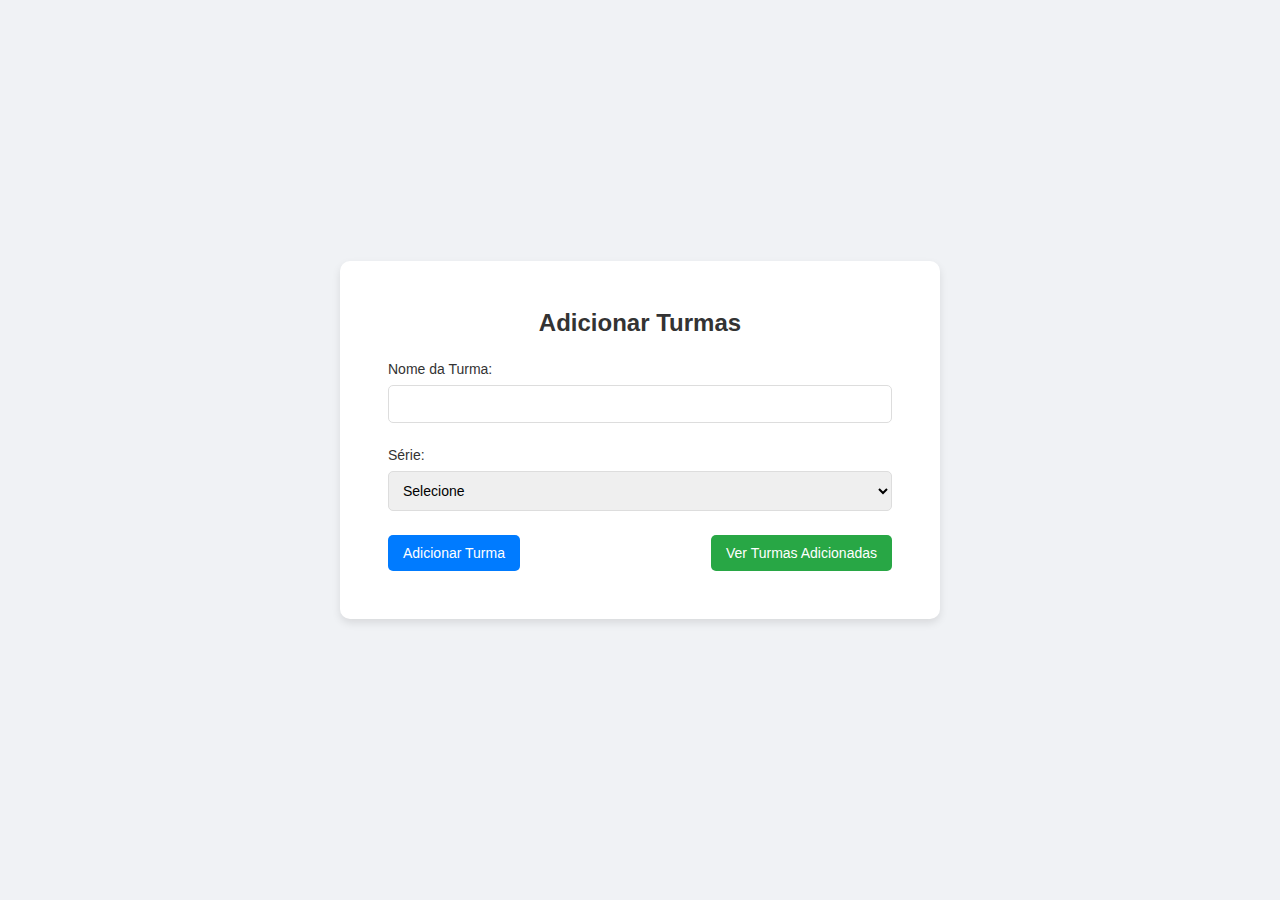
<file: EDUPLATFORM/adicionar_turmas.html>
<!DOCTYPE html>
<html lang="pt-BR">
<head>
    <meta charset="UTF-8">
    <meta name="viewport" content="width=device-width, initial-scale=1.0">
    <title>Gerenciar Turmas</title>
    <style>
        * {
            margin: 0;
            padding: 0;
            box-sizing: border-box;
        }

        body {
            font-family: 'Arial', sans-serif;
            background-color: #f0f2f5;
            display: flex;
            justify-content: center;
            align-items: center; /* Alinha verticalmente */
            flex-direction: column;
            height: 100vh;
            margin: 0;
            padding: 20px;
        }

        .container {
            background-color: #fff;
            padding: 3rem; /* Aumentado o padding */
            border-radius: 10px;
            box-shadow: 0 4px 8px rgba(0, 0, 0, 0.1);
            max-width: 600px; /* Aumentado o max-width */
            width: 100%;
            margin-bottom: 20px;
        }

        h1 {
            font-size: 24px;
            color: #333;
            text-align: center;
            margin-bottom: 1.5rem;
        }

        .form-group {
            margin-bottom: 1.5rem;
        }

        label {
            font-size: 14px;
            color: #333;
            margin-bottom: 0.5rem;
            display: block;
        }

        input[type="text"],
        select {
            width: 100%;
            padding: 10px;
            border: 1px solid #ddd;
            border-radius: 5px;
            font-size: 14px;
        }

        input[type="text"]:focus,
        select:focus {
            border-color: #007bff;
            outline: none;
        }

        .button-group {
            display: flex;
            justify-content: space-between;
        }

        .btn {
            padding: 10px 15px;
            border: none;
            border-radius: 5px;
            background-color: #007bff;
            color: #fff;
            cursor: pointer;
            font-size: 14px;
            transition: background-color 0.3s ease;
        }

        .btn:hover {
            background-color: #0056b3;
        }

        .btn.btn-view {
            background-color: #28a745;
        }

        .btn.btn-view:hover {
            background-color: #218838;
        }

        ul {
            list-style-type: none;
            padding-left: 0;
        }

        li {
            background: #f7f7f7;
            margin: 10px 0;
            padding: 10px;
            border-radius: 5px;
            border: 1px solid #ddd;
        }
    </style>
</head>
<body>
    <div class="container" id="add-turma-container">
        <h1>Adicionar Turmas</h1>
        <form id="turma-form">
            <div class="form-group">
                <label for="nomeTurma">Nome da Turma:</label>
                <input type="text" id="nomeTurma" required>
            </div>
            <div class="form-group">
                <label for="serie">Série:</label>
                <select id="serie" required>
                    <option value="">Selecione</option>
                    <option value="1º Ano EF1">1º Ano EF1</option>
                    <option value="2º Ano EF1">2º Ano EF1</option>
                    <option value="3º Ano EF1">3º Ano EF1</option>
                    <option value="4º Ano EF1">4º Ano EF1</option>
                    <option value="5º Ano EF1">5º Ano EF1</option>
                    <option value="6º Ano EF2">6º Ano EF2</option>
                    <option value="7º Ano EF2">7º Ano EF2</option>
                    <option value="8º Ano EF2">8º Ano EF2</option>
                    <option value="9º Ano EF2">9º Ano EF2</option>
                    <option value="1º Ano EM">1º Ano EM</option>
                    <option value="2º Ano EM">2º Ano EM</option>
                    <option value="3º Ano EM">3º Ano EM</option>
                </select>
            </div>
            <div class="button-group">
                <button type="submit" class="btn">Adicionar Turma</button>
                <button type="button" class="btn btn-view" id="view-turmas">Ver Turmas Adicionadas</button>
            </div>
        </form>
    </div>

    <div class="container" id="view-turmas-container" style="display: none;">
        <h1>Turmas Adicionadas</h1>
        <ul id="turmas-list">
            <!-- As turmas serão exibidas aqui -->
        </ul>
        <button class="btn" id="back-to-add">Voltar</button>
    </div>

    <script>
        document.getElementById('turma-form').addEventListener('submit', function(e) {
            e.preventDefault();

            const nomeTurma = document.getElementById('nomeTurma').value;
            const serie = document.getElementById('serie').value;

            if (nomeTurma && serie) {
                const turmas = JSON.parse(localStorage.getItem('turmas')) || [];
                turmas.push({ nome: nomeTurma, serie });
                localStorage.setItem('turmas', JSON.stringify(turmas));
                alert('Turma adicionada com sucesso!');
                this.reset();
            } else {
                alert('Por favor, preencha todos os campos.');
            }
        });

        document.getElementById('view-turmas').addEventListener('click', function() {
            document.getElementById('add-turma-container').style.display = 'none';
            document.getElementById('view-turmas-container').style.display = 'block';
            carregarTurmas();
        });

        document.getElementById('back-to-add').addEventListener('click', function() {
            document.getElementById('view-turmas-container').style.display = 'none';
            document.getElementById('add-turma-container').style.display = 'block';
        });

        function carregarTurmas() {
            const turmasList = document.getElementById('turmas-list');
            const turmas = JSON.parse(localStorage.getItem('turmas')) || [];

            if (turmas.length === 0) {
                turmasList.innerHTML = '<li>Nenhuma turma adicionada ainda.</li>';
            } else {
                turmasList.innerHTML = turmas.map(turma => 
                    `<li><strong>Nome:</strong> ${turma.nome} - <strong>Série:</strong> ${turma.serie}</li>`
                ).join('');
            }
        }
    </script>
</body>
</html>
</file>
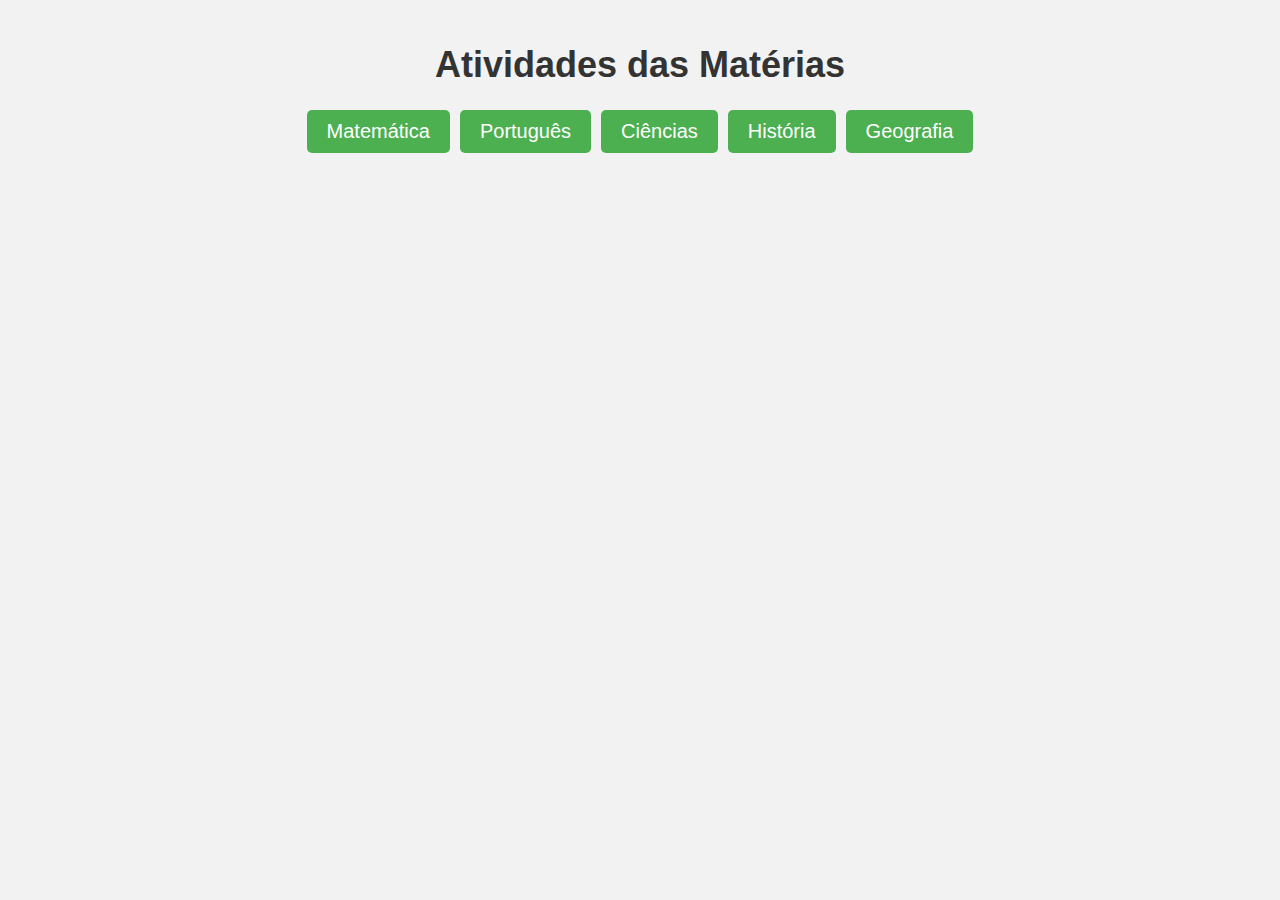
<file: EDUPLATFORM/lista_atividades_alunos.html>
<!DOCTYPE html>
<html lang="pt-BR">
<head>
    <meta charset="UTF-8">
    <meta name="viewport" content="width=device-width, initial-scale=1.0">
    <title>Atividades das Matérias</title>
    <style>
        body { font-family: Arial, sans-serif; background: #f2f2f2; margin: 0; padding: 20px; font-size: 18px; }
        h1 { text-align: center; color: #333; font-size: 36px; }
        .tab { display: flex; justify-content: center; margin-bottom: 20px; }
        .tab button { background: #4CAF50; color: white; padding: 10px 20px; border: none; border-radius: 5px; cursor: pointer; margin: 0 5px; font-size: 20px; }
        .tab button:hover { background: #45a049; }
        .content { display: none; padding: 20px; background: white; border-radius: 5px; box-shadow: 0 2px 10px rgba(0, 0, 0, 0.2); margin: 20px auto; max-width: 800px; }
        .active { display: block; }
        ul { list-style-type: none; padding: 0; }
        h2 { font-size: 28px; color: #333; }
        li { margin: 10px 0; font-size: 18px; }
    </style>
</head>
<body>

    <h1>Atividades das Matérias</h1>

    <div class="tab">
        <button onclick="openTab('matematica')">Matemática</button>
        <button onclick="openTab('portugues')">Português</button>
        <button onclick="openTab('ciencias')">Ciências</button>
        <button onclick="openTab('historia')">História</button>
        <button onclick="openTab('geografia')">Geografia</button>
    </div>

    <div id="matematica" class="content">
        <h2>Atividades de Matemática</h2>
        <ul>
            <li><input type="checkbox"> Resolver páginas 25 a 30.</li>
            <li><input type="checkbox"> Criar um gráfico de barras.</li>
            <li><input type="checkbox"> Fazer prova sobre frações.</li>
        </ul>
    </div>

    <div id="portugues" class="content">
        <h2>Atividades de Português</h2>
        <ul>
            <li><input type="checkbox"> Redação sobre "Meus sonhos".</li>
            <li><input type="checkbox"> Estudar regras de acentuação.</li>
            <li><input type="checkbox"> Ler "O Pequeno Príncipe" e fazer resumo.</li>
        </ul>
    </div>

    <div id="ciencias" class="content">
        <h2>Atividades de Ciências</h2>
        <ul>
            <li><input type="checkbox"> Projeto sobre o ciclo da água.</li>
            <li><input type="checkbox"> Experimento sobre densidade.</li>
            <li><input type="checkbox"> Pesquisar sobre biomas.</li>
        </ul>
    </div>

    <div id="historia" class="content">
        <h2>Atividades de História</h2>
        <ul>
            <li><input type="checkbox"> Estudar a Revolução Francesa.</li>
            <li><input type="checkbox"> Trabalho sobre civilizações antigas.</li>
            <li><input type="checkbox"> Ler "A Menina que Roubava Livros".</li>
        </ul>
    </div>

    <div id="geografia" class="content">
        <h2>Atividades de Geografia</h2>
        <ul>
            <li><input type="checkbox"> Estudar países da América do Sul.</li>
            <li><input type="checkbox"> Fazer um mapa político do Brasil.</li>
            <li><input type="checkbox"> Pesquisar a importância das florestas.</li>
        </ul>
    </div>

    <script>
        function openTab(tabName) {
            document.querySelectorAll('.content').forEach(content => content.classList.remove('active'));
            document.getElementById(tabName).classList.add('active');
        }
    </script>
</body>
</html>
</file>
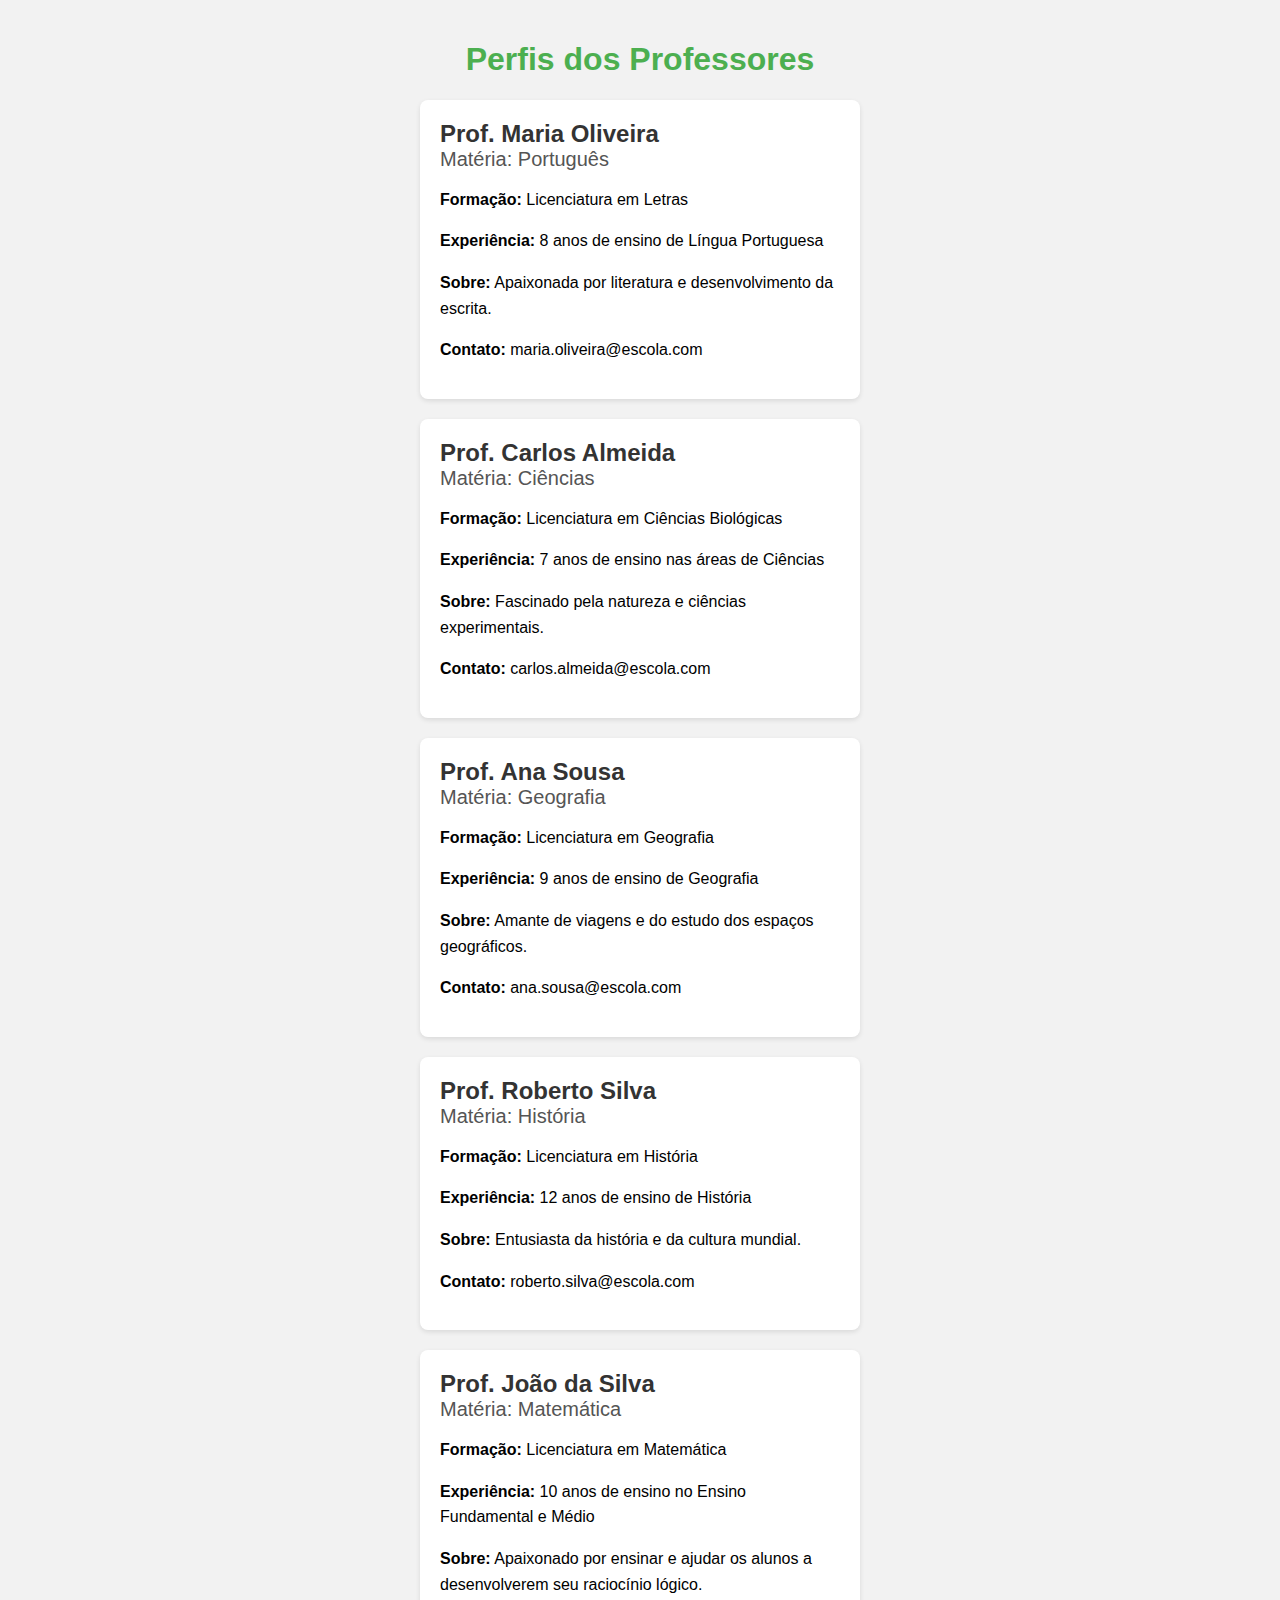
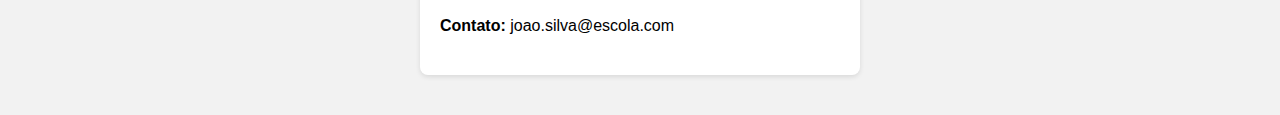
<file: EDUPLATFORM/lista_perfil_professores.html>
<!DOCTYPE html>
<html lang="pt-BR">
<head>
    <meta charset="UTF-8">
    <meta name="viewport" content="width=device-width, initial-scale=1.0">
    <title>Perfis dos Professores</title>
    <style>
        body {
            font-family: Arial, sans-serif;
            background-color: #f2f2f2;
            margin: 0;
            padding: 20px;
        }
        .profile {
            background-color: white;
            border-radius: 8px;
            padding: 20px;
            box-shadow: 0 2px 5px rgba(0, 0, 0, 0.1);
            max-width: 400px;
            margin: 20px auto;
        }
        h1 {
            text-align: center;
            color: #4CAF50;
        }
        .name {
            font-size: 24px;
            font-weight: bold;
            color: #333;
        }
        .subject {
            font-size: 20px;
            color: #555;
        }
        .details {
            margin-top: 10px;
            line-height: 1.6;
        }
    </style>
</head>
<body>

    <h1>Perfis dos Professores</h1>

    <div class="profile">
        <div class="name">Prof. Maria Oliveira</div>
        <div class="subject">Matéria: Português</div>
        <div class="details">
            <p><strong>Formação:</strong> Licenciatura em Letras</p>
            <p><strong>Experiência:</strong> 8 anos de ensino de Língua Portuguesa</p>
            <p><strong>Sobre:</strong> Apaixonada por literatura e desenvolvimento da escrita.</p>
            <p><strong>Contato:</strong> maria.oliveira@escola.com</p>
        </div>
    </div>

    <div class="profile">
        <div class="name">Prof. Carlos Almeida</div>
        <div class="subject">Matéria: Ciências</div>
        <div class="details">
            <p><strong>Formação:</strong> Licenciatura em Ciências Biológicas</p>
            <p><strong>Experiência:</strong> 7 anos de ensino nas áreas de Ciências</p>
            <p><strong>Sobre:</strong> Fascinado pela natureza e ciências experimentais.</p>
            <p><strong>Contato:</strong> carlos.almeida@escola.com</p>
        </div>
    </div>

    <div class="profile">
        <div class="name">Prof. Ana Sousa</div>
        <div class="subject">Matéria: Geografia</div>
        <div class="details">
            <p><strong>Formação:</strong> Licenciatura em Geografia</p>
            <p><strong>Experiência:</strong> 9 anos de ensino de Geografia</p>
            <p><strong>Sobre:</strong> Amante de viagens e do estudo dos espaços geográficos.</p>
            <p><strong>Contato:</strong> ana.sousa@escola.com</p>
        </div>
    </div>

    <div class="profile">
        <div class="name">Prof. Roberto Silva</div>
        <div class="subject">Matéria: História</div>
        <div class="details">
            <p><strong>Formação:</strong> Licenciatura em História</p>
            <p><strong>Experiência:</strong> 12 anos de ensino de História</p>
            <p><strong>Sobre:</strong> Entusiasta da história e da cultura mundial.</p>
            <p><strong>Contato:</strong> roberto.silva@escola.com</p>
        </div>
    </div>

    <div class="profile">
        <div class="name">Prof. João da Silva</div>
        <div class="subject">Matéria: Matemática</div>
        <div class="details">
            <p><strong>Formação:</strong> Licenciatura em Matemática</p>
            <p><strong>Experiência:</strong> 10 anos de ensino no Ensino Fundamental e Médio</p>
            <p><strong>Sobre:</strong> Apaixonado por ensinar e ajudar os alunos a desenvolverem seu raciocínio lógico.</p>
            <p><strong>Contato:</strong> joao.silva@escola.com</p>
        </div>
    </div>

</body>
</html>
</file>
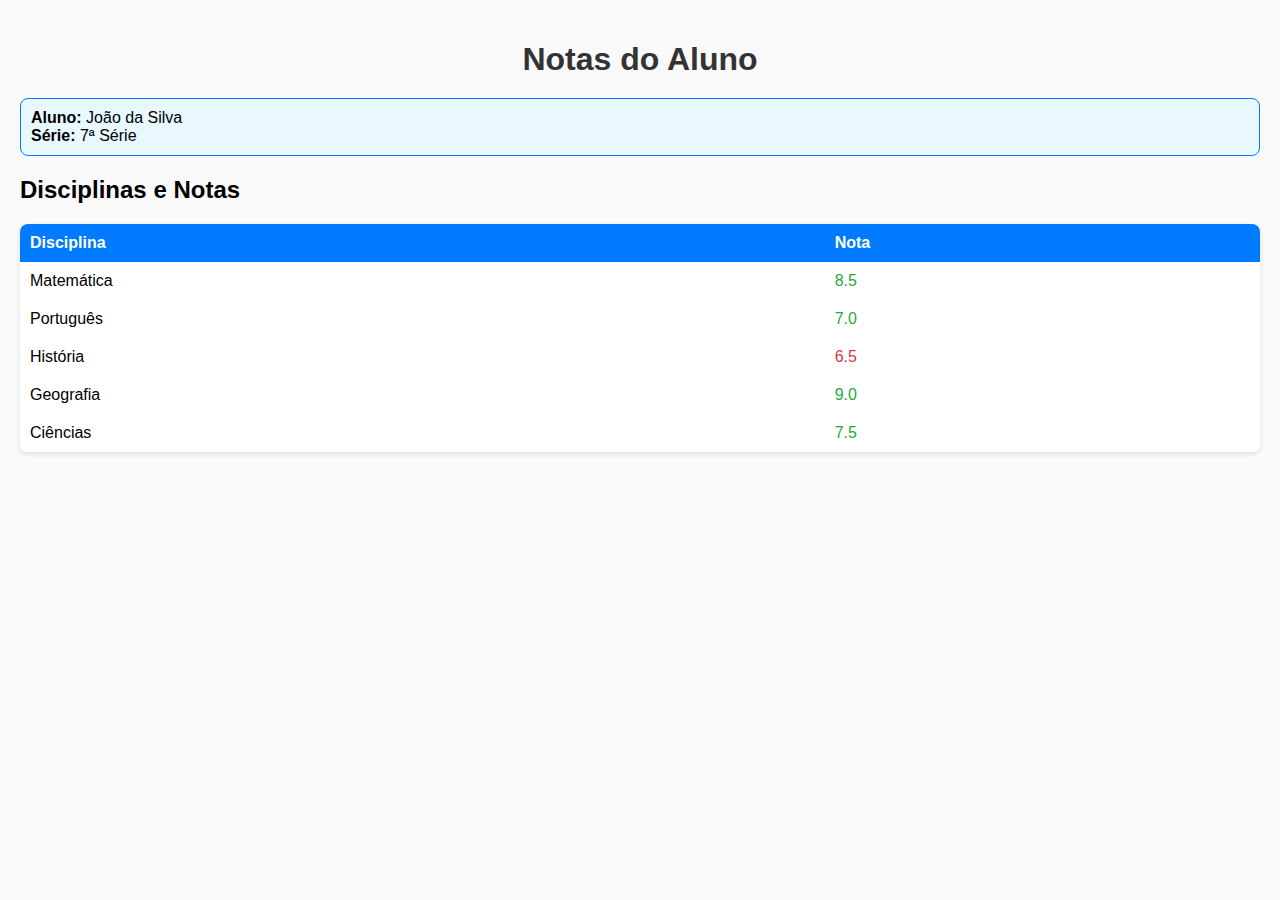
<file: EDUPLATFORM/ver_notas.html>
<!DOCTYPE html>
<html lang="pt-BR">
<head>
    <meta charset="UTF-8">
    <meta name="viewport" content="width=device-width, initial-scale=1.0">
    <title>Notas do Aluno</title>
    <style>
        body {
            font-family: Arial, sans-serif;
            background-color: #f9f9f9;
            margin: 0;
            padding: 20px;
        }
        h1 {
            text-align: center;
            color: #333;
            margin-bottom: 20px;
        }
        table {
            width: 100%;
            border-collapse: collapse;
            margin-top: 20px;
            border-radius: 8px;
            overflow: hidden;
            box-shadow: 0 2px 5px rgba(0, 0, 0, 0.1);
        }
        th, td {
            padding: 10px;
            text-align: left;
        }
        th {
            background-color: #007bff;
            color: white;
        }
        td {
            background-color: #fff;
        }
        .nota-alta { color: #28a745; } /* Verde para notas altas */
        .nota-baixa { color: #dc3545; } /* Vermelho para notas baixas */
        .student-info {
            margin-bottom: 20px;
            padding: 10px;
            border: 1px solid #007bff;
            border-radius: 8px;
            background-color: #e9f7fe;
        }
    </style>
</head>
<body>

    <h1>Notas do Aluno</h1>

    <div class="student-info">
        <strong>Aluno:</strong> <span id="alunoNome"></span><br>
        <strong>Série:</strong> <span id="alunoSerie"></span>
    </div>

    <h2>Disciplinas e Notas</h2>
    <table>
        <thead>
            <tr>
                <th>Disciplina</th>
                <th>Nota</th>
            </tr>
        </thead>
        <tbody id="notasTable">
            <!-- As notas serão inseridas aqui -->
        </tbody>
    </table>

    <script>
        // Dados do aluno e notas simulados (podem vir de um banco de dados, por exemplo)
        const aluno = {
            nome: "João da Silva",
            serie: "7ª Série",
            notas: [
                { disciplina: "Matemática", nota: 8.5 },
                { disciplina: "Português", nota: 7.0 },
                { disciplina: "História", nota: 6.5 },
                { disciplina: "Geografia", nota: 9.0 },
                { disciplina: "Ciências", nota: 7.5 }
            ]
        };

        // Exibe os dados do aluno
        document.getElementById('alunoNome').textContent = aluno.nome;
        document.getElementById('alunoSerie').textContent = aluno.serie;

        // Exibe as notas do aluno
        const notasTable = document.getElementById('notasTable');
        aluno.notas.forEach(nota => {
            const row = notasTable.insertRow();
            row.insertCell(0).textContent = nota.disciplina;
            const notaCell = row.insertCell(1);
            notaCell.textContent = nota.nota.toFixed(1);
            notaCell.className = nota.nota >= 7 ? 'nota-alta' : 'nota-baixa';
        });
    </script>

</body>
</html>
</file>
<file: EDUPLATFORM/styles.css>
body {
    margin: 0;
    font-family: 'Segoe UI', Tahoma, Geneva, Verdana, sans-serif;
    display: flex;
    justify-content: center;
    align-items: center;
    height: 100vh; 
    background: linear-gradient(135deg, #007bff, #6e8efb);
    padding: 20px;
}
.container {
    background-color: white;
    border-radius: 12px;
    box-shadow: 0 6px 20px rgba(0, 0, 0, 0.1);
    padding: 40px;
    width: 400px;
    text-align: center;
    transition: transform 0.3s, box-shadow 0.3s;
    margin-bottom: 20px;
}
.container:hover {
    transform: scale(1.05);
    box-shadow: 0 8px 25px rgba(0, 0, 0, 0.15);
}
h2, h1 {
    color: #007bff;
    margin-bottom: 20px;
}
p {
    font-size: 16px;
    color: #666;
    margin-bottom: 30px;
}
.buttons {
    display: flex;
    flex-direction: column;
    gap: 15px;
}
.buttons button {
    background-color: #007bff;
    color: white;
    padding: 12px;
    border-radius: 8px;
    border: none;
    font-size: 16px;
    cursor: pointer;
    transition: background-color 0.3s, transform 0.3s;
}
.buttons button:hover {
    background-color: #0056b3;
    transform: scale(1.03);
}
.form-container {
    margin-top: 20px;
    text-align: left;
    display: flex;
    flex-direction: column;
    gap: 15px;
}
.form-container input,
.form-container select {
    width: 100%;
    padding: 12px;
    margin: 5px 0;
    border: 1px solid #ccc;
    border-radius: 5px;
    font-size: 16px;
    transition: border-color 0.3s;
}
.form-container input:focus,
.form-container select:focus {
    border-color: #007bff;
    outline: none;
}
.form-container .link {
    display: block;
    margin-top: 15px;
    color: #007bff;
    text-decoration: none;
}
.form-container .link:hover {
    text-decoration: underline;
}
.hidden {
    display: none;
}
.profile {
    background-color: white;
    border-radius: 8px;
    padding: 20px;
    box-shadow: 0 2px 5px rgba(0, 0, 0, 0.1);
    max-width: 400px;
    margin: 20px auto;
}
.name {
    font-size: 24px;
    font-weight: bold;
    color: #333;
}
.details {
    margin-top: 10px;
    line-height: 1.6;
    font-size: 14px;
    color: #444;
    padding: 10px;
    border-top: 1px solid #eee;
}
.profiles-grid {
    display: flex;
    flex-wrap: wrap;
    justify-content: space-between;
}
.professors-container {
    width: 600px;
    max-height: 400px;
    overflow-y: auto;
}
.profile {
    flex: 1 1 calc(50% - 20px);
    margin: 10px;
}
#student-register-container {
    background-color: #f8f9fa; /* Fundo claro */
    border: 2px solid #007bff; /* Borda azul */
}
#teacher-register-container {
    background-color: #fff; /* Fundo padrão */
    border: 2px solid #28a745; /* Borda verde */
}
</file>
